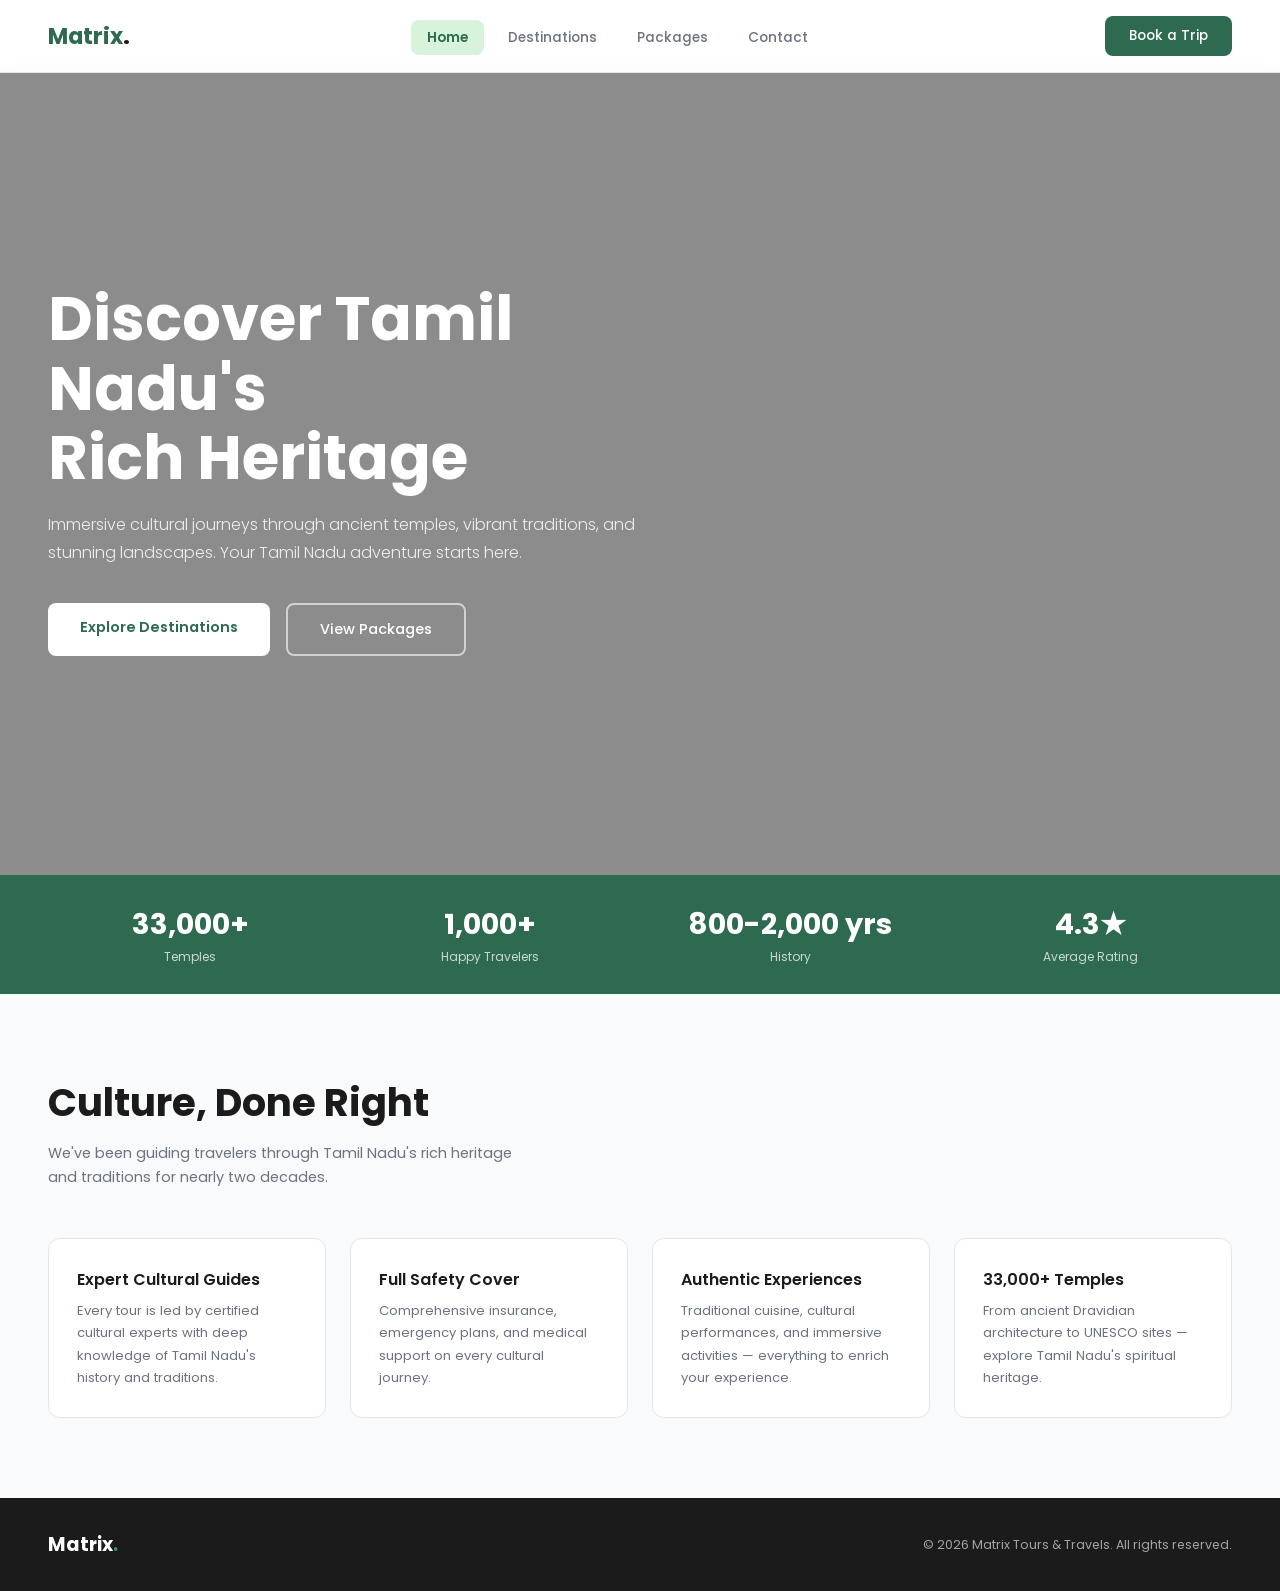
<file: index.html>
<!DOCTYPE html>
<html lang="en">
<head>
<meta charset="UTF-8">
<meta name="viewport" content="width=device-width, initial-scale=1.0">
 <link rel="website icon" href="image\Gemini_Generated_Image_uvy9v0uvy9v0uvy9-removebg-preview.png">
<title>Matrix Tours & Travels</title>
<link rel="stylesheet" href="../index.css">
<link href="https://fonts.googleapis.com/css2?family=Poppins:wght@300;400;500;600;700&display=swap" rel="stylesheet">
</head>
<body>

<nav>
  <a href="index.html" class="logo">Matrix<span>.</span></a>
  <ul class="nav-links" id="navLinks">
    <li><a href="index.html" class="active">Home</a></li>
    <li><a href="destinations.html">Destinations</a></li>
    <li><a href="packages.html">Packages</a></li>
    <li><a href="contact.html">Contact</a></li>
  </ul>
  <div style="display:flex;align-items:center;gap:12px;">
    <a href="contact.html" class="nav-btn">Book a Trip</a>
    <button class="nav-mobile-btn" onclick="document.getElementById('navLinks').classList.toggle('open')">☰</button>
  </div>
</nav>

<!-- Hero Section -->
<div class="hero">
  <div class="hero-content left">
    <h1 class="hero-title">Discover Tamil Nadu's <br>Rich Heritage</h1>
    <p class="hero-desc">Immersive cultural journeys through ancient temples, vibrant traditions, and stunning landscapes. Your Tamil Nadu adventure starts here.</p>
    <div class="hero-actions">
      <a href="destinations.html" class="btn-white">Explore Destinations</a>
      <a href="packages.html" class="btn-outline-white">View Packages</a>
    </div>
  </div>
</div>

<!-- STATUS -->
<div class="stats-bar">
  <div>
    <div class="stat-num">33,000+</div>
  <div class="stat-label">Temples</div>
</div>
  <div>
    <div class="stat-num">1,000+</div>
  <div class="stat-label">Happy Travelers</div>
</div>
  <div>
    <div class="stat-num">800-2,000 yrs</div>
    <div class="stat-label">History</div>
  </div>
  <div>
    <div class="stat-num">4.3★</div>
    <div class="stat-label">Average Rating</div>
  </div>
</div>

<!-- WHY US -->
<div class="why-section">
  <h2 class="section-title">Culture, Done Right</h2>
  <p class="section-sub">We've been guiding travelers through Tamil Nadu's rich heritage and traditions for nearly two decades.</p>
  <div class="why-grid">
    <div class="why-card">
      
      <div class="why-title">Expert Cultural Guides</div>
      <div class="why-desc">Every tour is led by certified cultural experts with deep knowledge of Tamil Nadu's history and traditions.</div>
    </div>
    <div class="why-card">
     
      <div class="why-title">Full Safety Cover</div>
      <div class="why-desc">Comprehensive insurance, emergency plans, and medical support on every cultural journey.</div>
    </div>
    <div class="why-card">
      
      <div class="why-title">Authentic Experiences</div>
      <div class="why-desc">Traditional cuisine, cultural performances, and immersive activities — everything to enrich your experience.</div>
    </div>
    <div class="why-card">
     
      <div class="why-title">33,000+ Temples</div>
      <div class="why-desc">From ancient Dravidian architecture to UNESCO sites — explore Tamil Nadu's spiritual heritage.</div>
    </div>
  </div>
</div>

<footer>
  <div class="footer-logo">Matrix<span>.</span></div>
  <p class="footer-copy">© 2026 Matrix Tours & Travels. All rights reserved.</p>

</footer>

</body>
</html>
</file>
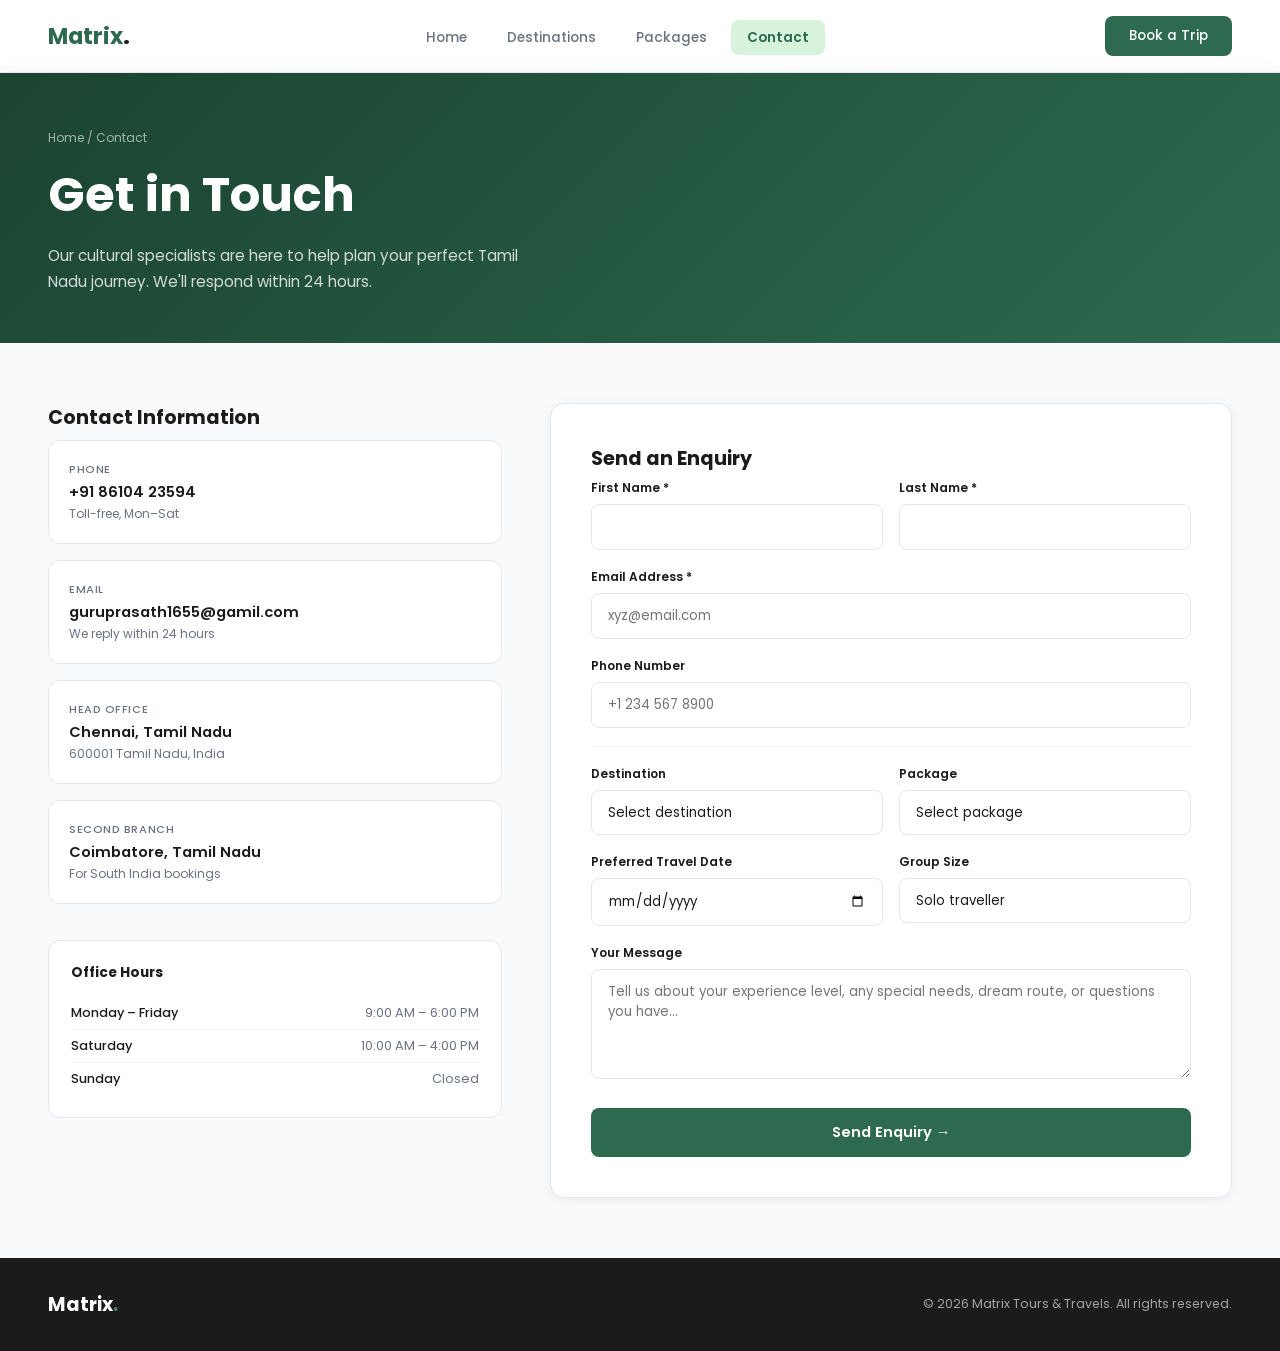
<file: contact.html>
<!DOCTYPE html>
<html lang="en">
<head>
<meta charset="UTF-8">
<meta name="viewport" content="width=device-width, initial-scale=1.0">
 <link rel="website icon" href="image\Gemini_Generated_Image_uvy9v0uvy9v0uvy9-removebg-preview.png">
<title>Matrix Tours & Travels</title>
<link href="https://fonts.googleapis.com/css2?family=Poppins:wght@300;400;500;600;700&display=swap" rel="stylesheet">
<link rel="stylesheet" href="../contact.css">
</head>
<body>

<nav>
  <a href="index.html" class="logo">Matrix<span>.</span></a>
  <ul class="nav-links" id="navLinks">
    <li><a href="index.html">Home</a></li>
    <li><a href="destinations.html">Destinations</a></li>
    <li><a href="packages.html">Packages</a></li>
    <li><a href="contact.html" class="active">Contact</a></li>
  </ul>
  <div style="display:flex;align-items:center;gap:12px;">
    <a href="contact.html" class="nav-btn">Book a Trip</a>
    <button class="nav-mobile-btn" onclick="document.getElementById('navLinks').classList.toggle('open')">☰</button>
  </div>
</nav>

<div class="page-header">
  <div class="breadcrumb"><a href="index.html">Home</a> / Contact</div>
  <h1 class="page-title">Get in Touch</h1>
  <p class="page-sub">Our cultural specialists are here to help plan your perfect Tamil Nadu journey. We'll respond within 24 hours.</p>
</div>

<div class="contact-section">
  <div class="contact-grid">

    <!-- INFO SIDE -->
    <div>
      <div class="info-title">Contact Information</div>

      <div class="info-cards">
        <div class="info-card">
          
          <div>
            <div class="info-label">Phone</div>
            <div class="info-value">+91 86104 23594</div>
            <div class="info-sub">Toll-free, Mon–Sat</div>
          </div>
        </div>
        <div class="info-card">
          
          <div>
            <div class="info-label">Email</div>
            <div class="info-value">guruprasath1655@gamil.com</div>
            <div class="info-sub">We reply within 24 hours</div>
          </div>
        </div>
        <div class="info-card">
          
          <div>
            <div class="info-label">Head Office</div>
            <div class="info-value">Chennai, Tamil Nadu</div>
            <div class="info-sub">600001 Tamil Nadu, India</div>
          </div>
        </div>
        <div class="info-card">
          
          <div>
            <div class="info-label">Second Branch</div>
            <div class="info-value">Coimbatore, Tamil Nadu</div>
            <div class="info-sub">For South India bookings</div>
          </div>
        </div>
      </div>

      <div class="hours-box">
        <div class="hours-title">Office Hours</div>
        <div class="hours-row"><span>Monday – Friday</span><span>9:00 AM – 6:00 PM </span></div>
        <div class="hours-row"><span>Saturday</span><span>10:00 AM – 4:00 PM </span></div>
        <div class="hours-row"><span>Sunday</span><span>Closed</span></div>
      </div>
    </div>

    <!-- FORM SIDE -->
    <div class="form-card">
      <div class="form-title">Send an Enquiry</div>

      <div class="form-row">
        <div class="form-group">
          <label class="form-label">First Name *</label>
          <input type="text" class="form-control" id="firstName">
        </div>
        <div class="form-group">
          <label class="form-label">Last Name *</label>
          <input type="text" class="form-control" id="lastName">
        </div>
      </div>

      <div class="form-group">
        <label class="form-label">Email Address *</label>
        <input type="email" class="form-control" id="email" placeholder="xyz@email.com">
      </div>

      <div class="form-group">
        <label class="form-label">Phone Number</label>
        <input type="tel" class="form-control" placeholder="+1 234 567 8900">
      </div>

      <hr class="form-divider">

      <div class="form-row">
        <div class="form-group">
          <label class="form-label">Destination</label>
          <select class="form-control">
            <option value="">Select destination</option>
            <option>Chennai - Tamil Nadu</option>
            <option>Madurai - Tamil Nadu</option>
            <option>Kanyakumari - Tamil Nadu</option>
            <option>Ooty - Tamil Nadu</option>
            <option>Kodaikanal - Tamil Nadu</option>
            <option>Mahabalipuram - Tamil Nadu</option>
            <option>Thanjavur - Tamil Nadu</option>
            <option>Rameshwaram - Tamil Nadu</option>
            <option>Not sure yet</option>
          </select>
        </div>
        <div class="form-group">
          <label class="form-label">Package</label>
          <select class="form-control">
            <option value="">Select package</option>
            <option>CLG TOUR — 7 Days</option>
            <option>FAMILY TOUR — 14 Days</option>
            <option>PREMIUM PRIVATE TOUR — 21 Days</option>
            <option>Custom / Unsure</option>
          </select>
        </div>
      </div>

      <div class="form-row">
        <div class="form-group">
          <label class="form-label">Preferred Travel Date</label>
          <input type="date" class="form-control">
        </div>
        <div class="form-group">
          <label class="form-label">Group Size</label>
          <select class="form-control">
            <option>Solo traveller</option>
            <option>2 people</option>
            <option>3-5 people</option>
            <option>6-10 people</option>
            <option>10+ people</option>
            <option>Custom / Unsure</option>
          </select>
        </div>
      </div>

      <div class="form-group">
        <label class="form-label">Your Message</label>
        <textarea class="form-control" placeholder="Tell us about your experience level, any special needs, dream route, or questions you have…"></textarea>
      </div>

      <button class="form-submit" id="submitBtn" onclick="handleSubmit()">Send Enquiry →</button>

      <div class="success-msg" id="successMsg">
        <span>✅</span>
        <span>Your enquiry has been sent! We'll be in touch within 24 hours.</span>
      </div>
    </div>

  </div>
</div>


<footer>
  <div class="footer-logo">Matrix<span>.</span></div>
  <p class="footer-copy">© 2026 Matrix Tours & Travels. All rights reserved.</p>
 
</footer>

<script>
  function handleSubmit() {
    const btn = document.getElementById('submitBtn');
    const msg = document.getElementById('successMsg');
    btn.textContent = 'Sending…';
    btn.disabled = true;
    setTimeout(() => {
      btn.style.display = 'none';
      msg.classList.add('show');
    }, 1000);
  }

  function toggleFaq(el) {
    const item = el.parentElement;
    item.classList.toggle('open');
  }

  document.querySelector('.nav-mobile-btn').addEventListener('click', () =>
    document.getElementById('navLinks').classList.toggle('open'));
</script>
</body>
</html>
</file>
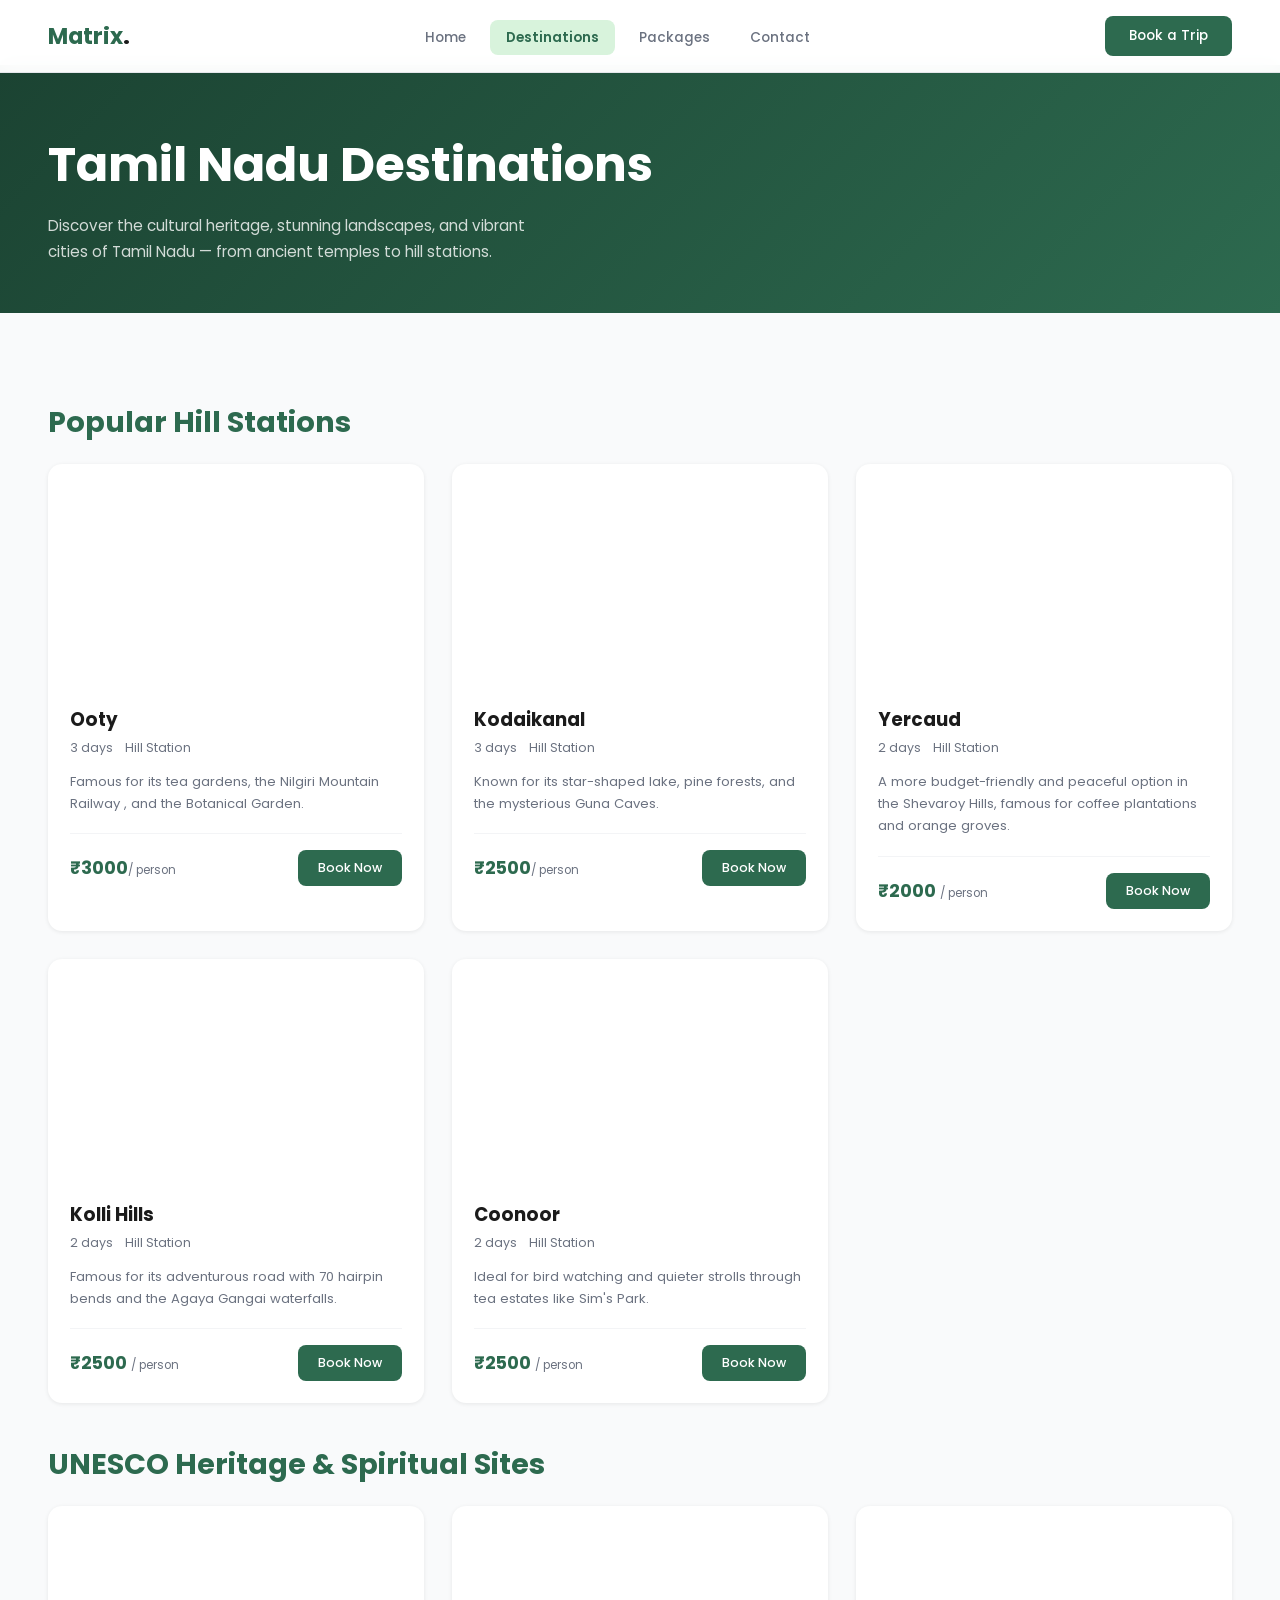
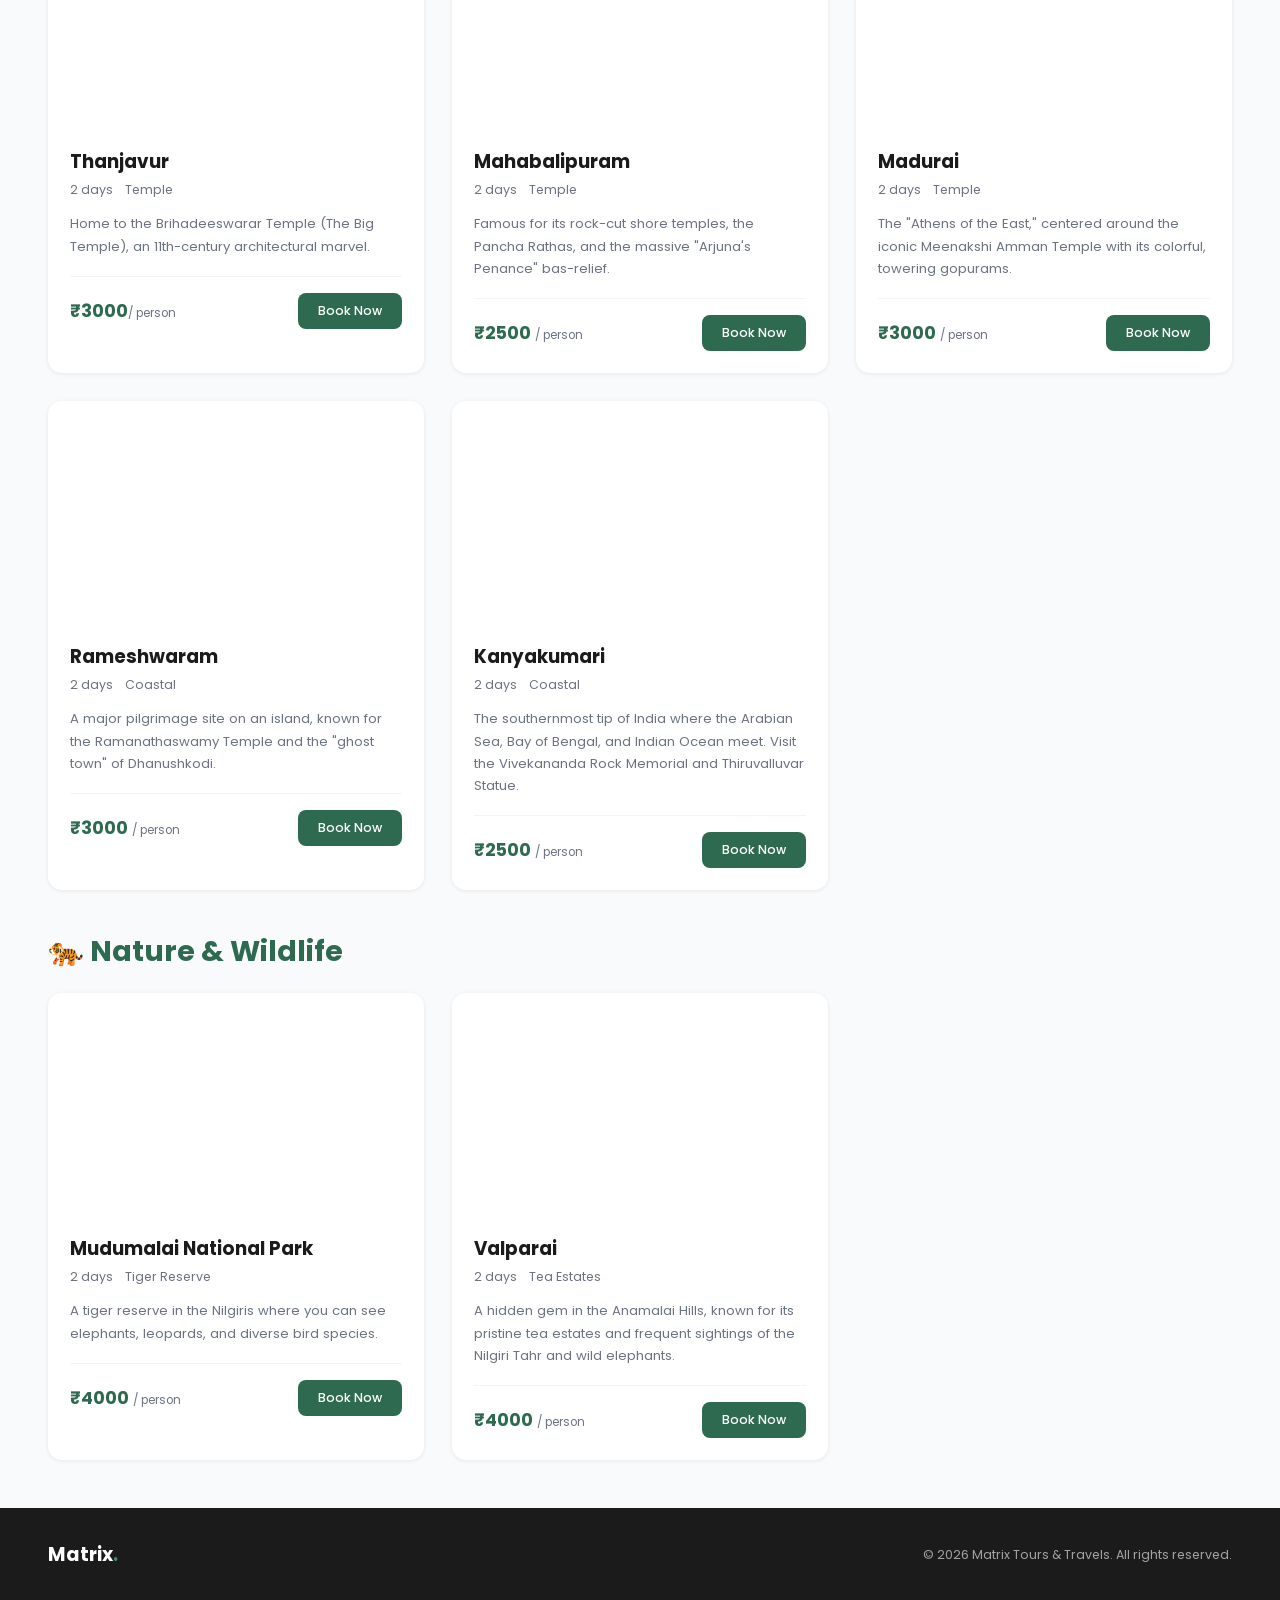
<file: destinations.html>
<!DOCTYPE html>
<html lang="en">
<head>
<meta charset="UTF-8">
<meta name="viewport" content="width=device-width, initial-scale=1.0">
 <link rel="website icon" href="image\Gemini_Generated_Image_uvy9v0uvy9v0uvy9-removebg-preview.png">
<title>Matrix Tours & Travels</title>
<link href="https://fonts.googleapis.com/css2?family=Poppins:wght@300;400;500;600;700&display=swap" rel="stylesheet">
<link rel="stylesheet" href="../destinations.css">
</head>
<body>

<nav>
  <a href="index.html" class="logo">Matrix<span>.</span></a>
  <ul class="nav-links" id="navLinks">
    <li><a href="index.html">Home</a></li>
    <li><a href="destinations.html" class="active">Destinations</a></li>
    <li><a href="packages.html">Packages</a></li>
    <li><a href="contact.html">Contact</a></li>
  </ul>
  <div style="display:flex;align-items:center;gap:12px;">
    <a href="contact.html" class="nav-btn">Book a Trip</a>
    <button class="nav-mobile-btn" onclick="document.getElementById('navLinks').classList.toggle('open')">☰</button>
  </div>
</nav>

<div class="page-header">
  
  <h1 class="page-title"> Tamil Nadu Destinations</h1>
  <p class="page-sub">Discover the cultural heritage, stunning landscapes, and vibrant cities of Tamil Nadu — from ancient temples to hill stations.</p>
</div>

<div class="dest-section">
  <h2>Popular Hill Stations</h2>
  <div class="dest-grid">
    <div class="dest-card">
      <div class="dest-img" style="background-image:url('https://images.unsplash.com/photo-1707655315272-33a54a771068?w=600&auto=format&fit=crop&q=60&ixlib=rb-4.1.0&ixid=M3wxMjA3fDB8MHxzZWFyY2h8M3x8b290eXxlbnwwfHwwfHx8MA%3D%3D')">
      </div>
      <div class="dest-body">
        <div class="dest-name">Ooty</div>
        <div class="dest-meta">
          <span>3 days</span>
          <span>Hill Station</span>
        </div>
        <div class="dest-desc">Famous for its tea gardens, the Nilgiri Mountain Railway , and the Botanical Garden.</div>
        <div class="dest-footer">
          <div class="dest-price">₹3000<span>/ person</span></div>
          <a href="contact.html" class="dest-btn">Book Now</a>
        </div>
      </div>
    </div>

    <div class="dest-card">
      <div class="dest-img" style="background-image:url('https://images.unsplash.com/photo-1665481193520-86e5eaba1af6?q=80&w=1332&auto=format&fit=crop&ixlib=rb-4.1.0&ixid=M3wxMjA3fDB8MHxwaG90by1wYWdlfHx8fGVufDB8fHx8fA%3D%3D')">
      </div>
      <div class="dest-body">
        <div class="dest-name">Kodaikanal</div>
        <div class="dest-meta">
          <span>3 days</span>
          <span>Hill Station</span>
        
        </div>
        <div class="dest-desc">Known for its star-shaped lake, pine forests, and the mysterious Guna Caves.</div>
        <div class="dest-footer">
          <div class="dest-price">₹2500<span>/ person</span></div>
          <a href="contact.html" class="dest-btn">Book Now</a>
        </div>
      </div>
    </div>

    <div class="dest-card">
      <div class="dest-img" style="background-image:url('https://images.unsplash.com/photo-1565195160611-251c9f88dc9c?w=600&auto=format&fit=crop&q=60&ixlib=rb-4.1.0&ixid=M3wxMjA3fDB8MHxzZWFyY2h8Mnx8eWVyY2F1ZHxlbnwwfHwwfHx8MA%3D%3D')">
       
      </div>
      <div class="dest-body">
        <div class="dest-name">Yercaud</div>
        <div class="dest-meta">
          <span>2 days</span>
          <span>Hill Station</span>
        </div>
        <div class="dest-desc">A more budget-friendly and peaceful option in the Shevaroy Hills, famous for coffee plantations and orange groves.</div>
        <div class="dest-footer">
          <div class="dest-price">₹2000 <span>/ person</span></div>
          <a href="contact.html" class="dest-btn">Book Now</a>
        </div>
      </div>
    </div>

    <div class="dest-card">
      <div class="dest-img" style="background-image:url('https://images.unsplash.com/photo-1660919101403-62b336c6e483?q=80&w=735&auto=format&fit=crop&ixlib=rb-4.1.0&ixid=M3wxMjA3fDB8MHxwaG90by1wYWdlfHx8fGVufDB8fHx8fA%3D%3D')">
       
      </div>
      <div class="dest-body">
        <div class="dest-name">Kolli Hills</div>
        <div class="dest-meta">
          <span>2 days</span>
          <span>Hill Station</span>
          
        </div>
        <div class="dest-desc">Famous for its adventurous road with 70 hairpin bends and the Agaya Gangai waterfalls.</div>
        <div class="dest-footer">
          <div class="dest-price">₹2500 <span>/ person</span></div>
          <a href="contact.html" class="dest-btn">Book Now</a>
        </div>
      </div>
    </div>

    <div class="dest-card">
      <div class="dest-img" style="background-image:url('https://images.unsplash.com/photo-1601216811151-b0ffdb3e1ea0?q=80&w=1170&auto=format&fit=crop&ixlib=rb-4.1.0&ixid=M3wxMjA3fDB8MHxwaG90by1wYWdlfHx8fGVufDB8fHx8fA%3D%3D')">
      </div>
      <div class="dest-body">
        <div class="dest-name">Coonoor</div>
        <div class="dest-meta">
          <span>2 days</span>
          <span>Hill Station</span>
        
        </div>
        <div class="dest-desc">Ideal for bird watching and quieter strolls through tea estates like Sim's Park.</div>
        <div class="dest-footer">
          <div class="dest-price">₹2500 <span>/ person</span></div>
          <a href="contact.html" class="dest-btn">Book Now</a>
        </div>
      </div>
    </div>
  </div>

  <h2>UNESCO Heritage & Spiritual Sites</h2>
  <div class="dest-grid">
    <div class="dest-card">
      <div class="dest-img" style="background-image:url('https://images.unsplash.com/photo-1686310894901-d326b8722c13?w=600&auto=format&fit=crop&q=60&ixlib=rb-4.1.0&ixid=M3wxMjA3fDB8MHxzZWFyY2h8Mnx8QnJpaGFkZWVzd2FyYXIlMjBUZW1wbGV8ZW58MHx8MHx8fDA%3D')">
       
      </div>
      <div class="dest-body">
        <div class="dest-name">Thanjavur</div>
        <div class="dest-meta">
          <span>2 days</span>
          <span>Temple</span>
          
        </div>
        <div class="dest-desc">Home to the Brihadeeswarar Temple (The Big Temple), an 11th-century architectural marvel.</div>
        <div class="dest-footer">
          <div class="dest-price">₹3000<span>/ person</span></div>
          <a href="contact.html" class="dest-btn">Book Now</a>
        </div>
      </div>
    </div>

    <div class="dest-card">
      <div class="dest-img" style="background-image:url('https://images.unsplash.com/photo-1710989966745-bf0d6e2e55e1?w=600&auto=format&fit=crop&q=60&ixlib=rb-4.1.0&ixid=M3wxMjA3fDB8MHxzZWFyY2h8NHx8QXJqdW5hJ3MlMjBQZW5hbmNlfGVufDB8fDB8fHww')">
        
      </div>
      <div class="dest-body">
        <div class="dest-name">Mahabalipuram</div>
        <div class="dest-meta">
          <span>2 days</span>
          <span>Temple</span>
        </div>
        <div class="dest-desc">Famous for its rock-cut shore temples, the Pancha Rathas, and the massive "Arjuna's Penance" bas-relief.</div>
        <div class="dest-footer">
          <div class="dest-price">₹2500 <span>/ person</span></div>
          <a href="contact.html" class="dest-btn">Book Now</a>
        </div>
      </div>
    </div>

    <div class="dest-card">
      <div class="dest-img" style="background-image:url('https://images.unsplash.com/photo-1572146462570-2129a547e6dd?w=600&auto=format&fit=crop&q=60&ixlib=rb-4.1.0&ixid=M3wxMjA3fDB8MHxzZWFyY2h8MXx8aWNvbmljJTIwTWVlbmFrc2hpJTIwQW1tYW4lMjBUZW1wbGUlMjBtYWR1cmFpfGVufDB8fDB8fHww')">
       
      </div>
      <div class="dest-body">
        <div class="dest-name">Madurai</div>
        <div class="dest-meta">
          <span>2 days</span>
          <span>Temple</span>
        </div>
        <div class="dest-desc">The "Athens of the East," centered around the iconic Meenakshi Amman Temple with its colorful, towering gopurams.</div>
        <div class="dest-footer">
          <div class="dest-price">₹3000 <span>/ person</span></div>
          <a href="contact.html" class="dest-btn">Book Now</a>
        </div>
      </div>
    </div>

    <div class="dest-card">
      <div class="dest-img" style="background-image:url('https://images.unsplash.com/photo-1706932642959-97cdde19ef0b?w=600&auto=format&fit=crop&q=60&ixlib=rb-4.1.0&ixid=M3wxMjA3fDB8MHxzZWFyY2h8M3x8cmFtZXNod2FyYW18ZW58MHx8MHx8fDA%3D')">
        
      </div>
      <div class="dest-body">
        <div class="dest-name">Rameshwaram</div>
        <div class="dest-meta">
          <span>2 days</span>
          <span>Coastal</span>
          
        </div>
        <div class="dest-desc">A major pilgrimage site on an island, known for the Ramanathaswamy Temple and the "ghost town" of Dhanushkodi.</div>
        <div class="dest-footer">
          <div class="dest-price">₹3000 <span>/ person</span></div>
          <a href="contact.html" class="dest-btn">Book Now</a>
        </div>
      </div>
    </div>

     <div class="dest-card">
      <div class="dest-img" style="background-image:url('https://images.unsplash.com/photo-1573043712293-2eb70e9e36ea?q=80&w=626&auto=format&fit=crop&ixlib=rb-4.1.0&ixid=M3wxMjA3fDB8MHxwaG90by1wYWdlfHx8fGVufDB8fHx8fA%3D%3D')">
        
      </div>
      <div class="dest-body">
        <div class="dest-name">Kanyakumari</div>
        <div class="dest-meta">
          <span>2 days</span>
          <span>Coastal</span>
          
        </div>
        <div class="dest-desc">The southernmost tip of India where the Arabian Sea, Bay of Bengal, and Indian Ocean meet. Visit the Vivekananda Rock Memorial and Thiruvalluvar Statue.</div>
        <div class="dest-footer">
          <div class="dest-price">₹2500 <span>/ person</span></div>
          <a href="contact.html" class="dest-btn">Book Now</a>
        </div>
      </div>
    </div>
  </div>

  

  <h2>🐅 Nature & Wildlife</h2>
  <div class="dest-grid">
    <div class="dest-card">
      <div class="dest-img" style="background-image:url('https://images.unsplash.com/photo-1691045148914-8c5f92de2d99?q=80&w=1071&auto=format&fit=crop&ixlib=rb-4.1.0&ixid=M3wxMjA3fDB8MHxwaG90by1wYWdlfHx8fGVufDB8fHx8fA%3D%3D')">
        
      </div>
      <div class="dest-body">
        <div class="dest-name">Mudumalai National Park</div>
        <div class="dest-meta">
          <span>2 days</span>
          <span>Tiger Reserve</span>
        </div>
        <div class="dest-desc">A tiger reserve in the Nilgiris where you can see elephants, leopards, and diverse bird species.</div>
        <div class="dest-footer">
          <div class="dest-price">₹4000 <span>/ person</span></div>
          <a href="contact.html" class="dest-btn">Book Now</a>
        </div>
      </div>
    </div>

    <div class="dest-card">
      <div class="dest-img" style="background-image:url('https://images.unsplash.com/photo-1722089097975-de21d770988b?q=80&w=735&auto=format&fit=crop&ixlib=rb-4.1.0&ixid=M3wxMjA3fDB8MHxwaG90by1wYWdlfHx8fGVufDB8fHx8fA%3D%3D')">
        
      </div>
      <div class="dest-body">
        <div class="dest-name">Valparai</div>
        <div class="dest-meta">
          <span>2 days</span>
          <span>Tea Estates</span>
        </div>
        <div class="dest-desc">A hidden gem in the Anamalai Hills, known for its pristine tea estates and frequent sightings of the Nilgiri Tahr and wild elephants.</div>
        <div class="dest-footer">
          <div class="dest-price">₹4000 <span>/ person</span></div>
          <a href="contact.html" class="dest-btn">Book Now</a>
        </div>
      </div>
    </div>
  </div>
</div>

<footer>
  <div class="footer-logo">Matrix<span>.</span></div>
  <p class="footer-copy">© 2026 Matrix Tours & Travels. All rights reserved.</p>

</footer>

</body>
</html>
</file>
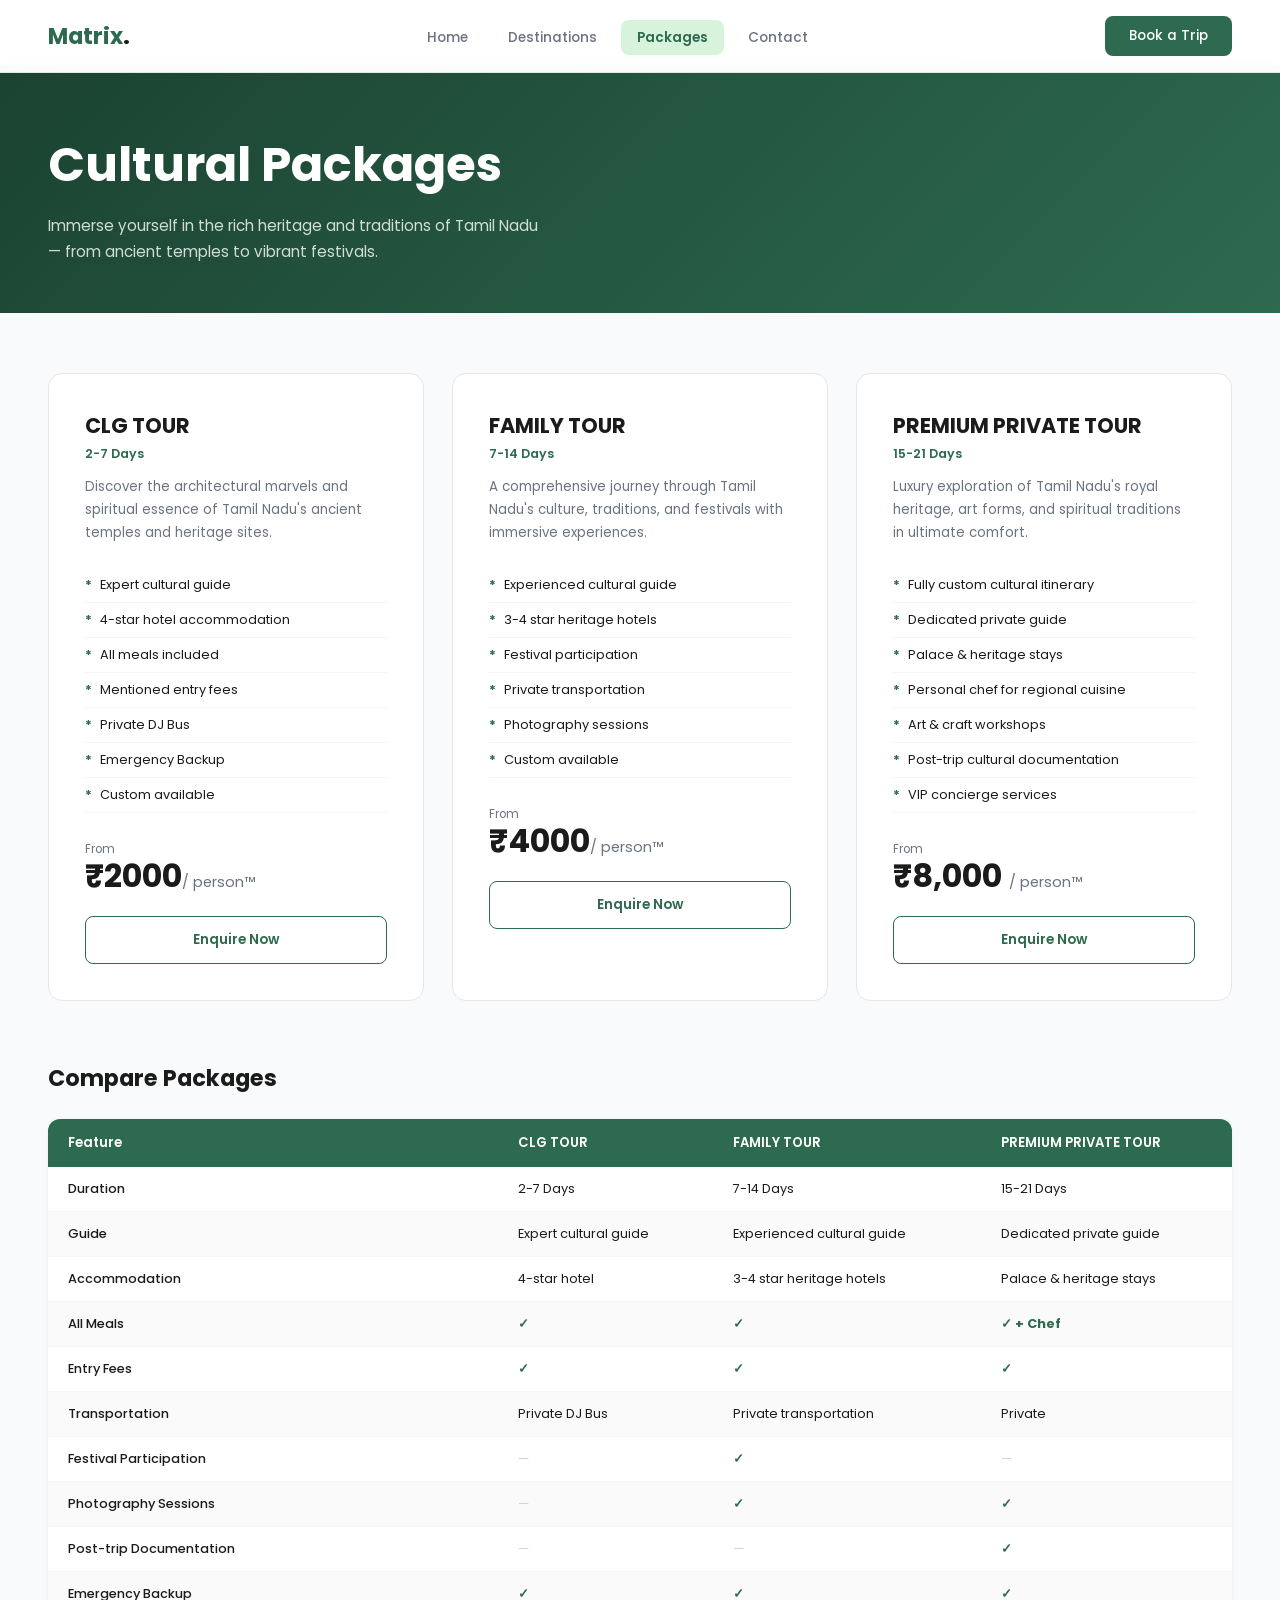
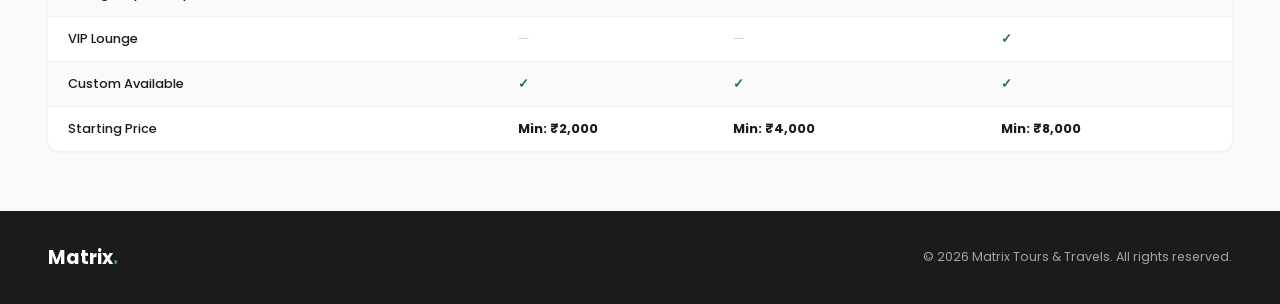
<file: packages.html>
<!DOCTYPE html>
<html lang="en">
<head>
<meta charset="UTF-8">
<meta name="viewport" content="width=device-width, initial-scale=1.0">
 <link rel="website icon" href="image\Gemini_Generated_Image_uvy9v0uvy9v0uvy9-removebg-preview.png">
<title>Matrix Tours & Travels</title>
<link href="https://fonts.googleapis.com/css2?family=Poppins:wght@300;400;500;600;700&display=swap" rel="stylesheet">
<link rel="stylesheet" href="packages.css">
  

</head>
<body>

<nav>
  <a href="index.html" class="logo">Matrix<span>.</span></a>
  <ul class="nav-links" id="navLinks">
    <li><a href="index.html">Home</a></li>
    <li><a href="destinations.html">Destinations</a></li>
    <li><a href="packages.html" class="active">Packages</a></li>
    <li><a href="contact.html">Contact</a></li>
  </ul>
  <div style="display:flex;align-items:center;gap:12px;">
    <a href="contact.html" class="nav-btn">Book a Trip</a>
    <button class="nav-mobile-btn">☰</button>
  </div>
</nav>

<div class="page-header">
  <h1 class="page-title">Cultural Packages</h1>
  <p class="page-sub">Immerse yourself in the rich heritage and traditions of Tamil Nadu — from ancient temples to vibrant festivals.</p>
</div>

<div class="pkg-section">
  <div class="pkg-grid">

    <div class="pkg-card">
    
      <div class="pkg-name">CLG TOUR</div>
      <div class="pkg-duration">2-7 Days</div>
      <div class="pkg-desc">Discover the architectural marvels and spiritual essence of Tamil Nadu's ancient temples and heritage sites.</div>
      <ul class="pkg-features">
        <li>Expert cultural guide</li>
        <li>4-star hotel accommodation</li>
        <li>All meals included</li>
        <li>Mentioned entry fees</li>
        <li>Private DJ Bus</li>
        <li>Emergency Backup</li>
        <li>Custom available </li>
      </ul>
      <div class="pkg-price-from">From</div>
      <div class="pkg-price">₹2000<span>/ person™</span></div>
      <a href="contact.html" class="pkg-cta pkg-cta-outline">Enquire Now</a>
    </div>

    <div class="pkg-card">
      
      <div class="pkg-name">FAMILY TOUR</div>
      <div class="pkg-duration">7-14 Days</div>
      <div class="pkg-desc">A comprehensive journey through Tamil Nadu's culture, traditions, and festivals with immersive experiences.</div>
      <ul class="pkg-features">
        <li>Experienced cultural guide</li>
        <li>3-4 star heritage hotels</li>
        <li>Festival participation</li>
        <li>Private transportation</li>
        <li>Photography sessions</li>
        <li>Custom available </li>
        
      </ul>
      <div class="pkg-price-from">From</div>
      <div class="pkg-price">₹4000<span>/ person™</span></div>
      <a href="contact.html" class="pkg-cta pkg-cta-outline">Enquire Now</a>
    </div>

    <div class="pkg-card">
  
      <div class="pkg-name">PREMIUM PRIVATE TOUR</div>
      <div class="pkg-duration">15-21 Days</div>
      <div class="pkg-desc">Luxury exploration of Tamil Nadu's royal heritage, art forms, and spiritual traditions in ultimate comfort.</div>
      <ul class="pkg-features">
        <li>Fully custom cultural itinerary</li>
        <li>Dedicated private guide</li>
        <li>Palace & heritage stays</li>
        <li>Personal chef for regional cuisine</li>
        <li>Art & craft workshops</li>
        <li>Post-trip cultural documentation</li>
        <li>VIP concierge services</li>
      </ul>
      <div class="pkg-price-from">From</div>
      <div class="pkg-price">₹8,000 <span>/ person™</span></div>
      <a href="contact.html" class="pkg-cta pkg-cta-outline">Enquire Now</a>
    </div>

  </div>

  <!-- Compare table -->
  <div class="compare-section" style="padding:0 0 0 0;">
    <div class="compare-title">Compare Packages</div>
    <table class="compare-table">
      <thead>
        <tr>
          <th>Feature</th>
          <th>CLG TOUR</th>
          <th>FAMILY TOUR</th>
          <th>PREMIUM PRIVATE TOUR</th>
        </tr>
      </thead>
      <tbody>
        <tr><td class="feat-col">Duration</td><td>2-7 Days</td><td>7-14 Days</td><td>15-21 Days</td></tr>
        <tr><td class="feat-col">Guide</td><td>Expert cultural guide</td><td>Experienced cultural guide</td><td>Dedicated private guide</td></tr>
        <tr><td class="feat-col">Accommodation</td><td>4-star hotel</td><td>3-4 star heritage hotels</td><td>Palace & heritage stays</td></tr>
        <tr><td class="feat-col">All Meals</td><td class="check">✓</td><td class="check">✓</td><td class="check">✓ + Chef</td></tr>
        <tr><td class="feat-col">Entry Fees</td><td class="check">✓</td><td class="check">✓</td><td class="check">✓</td></tr>
        <tr><td class="feat-col">Transportation</td><td>Private DJ Bus</td><td>Private transportation</td><td>Private</td></tr>
        <tr><td class="feat-col">Festival Participation</td><td class="cross">—</td><td class="check">✓</td><td class="cross">—</td></tr>
        <tr><td class="feat-col">Photography Sessions</td><td class="cross">—</td><td class="check">✓</td><td class="check">✓</td></tr>
        <tr><td class="feat-col">Post-trip Documentation</td><td class="cross">—</td><td class="cross">—</td><td class="check">✓</td></tr>
        <tr><td class="feat-col">Emergency Backup</td><td class="check">✓</td><td class="check">✓</td><td class="check">✓</td></tr>
        <tr><td class="feat-col">VIP Lounge</td><td class="cross">—</td><td class="cross">—</td><td class="check">✓</td></tr>
        <tr><td class="feat-col">Custom Available</td><td class="check">✓</td><td class="check">✓</td><td class="check">✓</td></tr>
        <tr><td class="feat-col">Starting Price</td><td><strong>Min: ₹2,000</strong></td><td><strong>Min: ₹4,000</strong></td><td><strong>Min: ₹8,000</strong></td></tr>
      </tbody>
    </table>
  </div>
</div>

<footer>
  <div class="footer-logo">Matrix<span>.</span></div>
  <p class="footer-copy">© 2026 Matrix Tours & Travels. All rights reserved.</p>
</footer>

<script>
  document.getElementById && document.querySelector('.nav-mobile-btn') &&
  document.querySelector('.nav-mobile-btn').addEventListener('click', () =>
    document.getElementById('navLinks').classList.toggle('open'));
</script>
</body>
</html>
</file>
<file: index.css>
* { margin: 0; padding: 0; box-sizing: border-box; }
:root {
    --green: #2D6A4F;
    --green-light: #40916C;
    --green-pale: #D8F3DC;
    --dark: #1B1B1B;
    --gray: #6B7280;
    --light: #F9FAFB;
    --white: #FFFFFF;
  }
  html { scroll-behavior: smooth; }
  body { font-family: 'Poppins', sans-serif; color: var(--dark); background: var(--white); }

  /* nav bar */
  nav {
    position: fixed; top: 0; left: 0; right: 0; z-index: 100;
    background: rgba(255,255,255,0.97); backdrop-filter: blur(10px);
    border-bottom: 1px solid #E5E7EB;
    padding: 16px 48px;
    display: flex; align-items: center; justify-content: space-between;
  }
  .logo { font-size: 1.4rem; font-weight: 700; color: var(--green); text-decoration: none; }
  .logo span { color: var(--dark); }
  .nav-links { display: flex; gap: 8px; list-style: none; }
  .nav-links a {
    font-size: 0.85rem; font-weight: 500; color: var(--gray);
    text-decoration: none; padding: 8px 16px; border-radius: 8px;
    transition: all 0.2s;
  }
  .nav-links a:hover { color: var(--green); background: var(--green-pale); }
  .nav-links a.active { color: var(--green); background: var(--green-pale); font-weight: 600; }
  .nav-btn {
    background: var(--green); color: white; padding: 10px 24px;
    border-radius: 8px; font-size: 0.85rem; font-weight: 500;
    text-decoration: none; transition: background 0.2s;
  }
  .nav-btn:hover { background: var(--green-light); }
  .nav-mobile-btn { display: none; background: none; border: none; cursor: pointer; font-size: 1.4rem; }

  /* HERO */
  .hero {
    margin-top: 65px; min-height: 90vh;
    background: linear-gradient(rgba(0,0,0,0.45), rgba(0,0,0,0.45)),
      url('https://plus.unsplash.com/premium_photo-1697729536647-4e23a32dd324?q=80&w=1170&auto=format&fit=crop&ixlib=rb-4.1.0&ixid=M3wxMjA3fDB8MHxwaG90by1wYWdlfHx8fGVufDB8fHx8fA%3D%3D') center/cover;
    display: flex; align-items: center; padding: 80px 48px;
  }
  .hero-content { max-width: 600px; color: white; }
  .hero-badge {
    display: inline-block; background: rgba(255,255,255,0.15);
    border: 1px solid rgba(255,255,255,0.3); color: white;
    font-size: 0.75rem; font-weight: 500; padding: 6px 16px;
    border-radius: 100px; margin-bottom: 24px;
  }
  .hero-title { font-size: clamp(2.2rem, 5vw, 3.8rem); font-weight: 700; line-height: 1.15; margin-bottom: 18px; }
  .hero-title span { color: #86EFAC; }
  .hero-desc { font-size: 1rem; font-weight: 300; line-height: 1.75; color: rgba(255,255,255,0.85); margin-bottom: 36px; }
  .hero-actions { display: flex; gap: 16px; flex-wrap: wrap; }
  .btn-white { background: white; color: var(--green); padding: 14px 32px; border-radius: 8px; font-size: 0.9rem; font-weight: 600; text-decoration: none; transition: all 0.2s; }
  .btn-white:hover { background: var(--green-pale); }
  .btn-outline-white { border: 2px solid rgba(255,255,255,0.6); color: white; padding: 14px 32px; border-radius: 8px; font-size: 0.9rem; font-weight: 500; text-decoration: none; transition: all 0.2s; }
  .btn-outline-white:hover { background: rgba(255,255,255,0.1); border-color: white; }

  /* STATS */
  .stats-bar { background: var(--green); padding: 28px 48px; display: grid; grid-template-columns: repeat(4,1fr); text-align: center; gap: 16px; }
  .stat-num { font-size: 1.8rem; font-weight: 700; color: white; }
  .stat-label { font-size: 0.75rem; color: rgba(255,255,255,0.75); margin-top: 2px; }

  /* WHY US */
  .why-section { padding: 80px 48px; background: var(--light); }
  .section-tag { display: inline-block; background: var(--green-pale); color: var(--green); font-size: 0.72rem; font-weight: 600; padding: 4px 14px; border-radius: 100px; margin-bottom: 12px; text-transform: uppercase; }
  .section-title { font-size: clamp(1.6rem, 3vw, 2.4rem); font-weight: 700; color: var(--dark); margin-bottom: 10px; }
  .section-sub { font-size: 0.9rem; color: var(--gray); line-height: 1.7; max-width: 480px; margin-bottom: 48px; }
  .why-grid { display: grid; grid-template-columns: repeat(auto-fill, minmax(220px, 1fr)); gap: 24px; }
  .why-card { background: white; border-radius: 12px; padding: 28px; border: 1px solid #E5E7EB; }
  .why-icon { font-size: 2rem; margin-bottom: 14px; }
  .why-title { font-size: 1rem; font-weight: 600; margin-bottom: 8px; }
  .why-desc { font-size: 0.82rem; color: var(--gray); line-height: 1.7; }

  /* FOOTER */
  footer { background: var(--dark); color: rgba(255,255,255,0.6); padding: 32px 48px; display: flex; justify-content: space-between; align-items: center; flex-wrap: wrap; gap: 16px; }
  .footer-logo { font-size: 1.2rem; font-weight: 700; color: white; }
  .footer-logo span { color: #40916C; }
  .footer-copy { font-size: 0.78rem; }
  .footer-links { display: flex; gap: 24px; list-style: none; }
  .footer-links a { font-size: 0.78rem; color: rgba(255,255,255,0.5); text-decoration: none; transition: color 0.2s; }
  .footer-links a:hover { color: white; }

  @media (max-width: 900px) {
    nav { padding: 14px 24px; }
    .nav-links { display: none; }
    .nav-links.open { display: flex; flex-direction: column; position: absolute; top: 65px; left: 0; right: 0; background: white; padding: 16px 24px; border-bottom: 1px solid #E5E7EB; gap: 4px; }
    .nav-mobile-btn { display: block; }
    .why-section, footer { padding: 60px 24px; }
    .hero { padding: 60px 24px; }
    .stats-bar { grid-template-columns: repeat(2,1fr); padding: 24px; }
    footer { padding: 24px; flex-direction: column; text-align: center; }
  }
  @media (max-width: 560px) { .hero-actions { flex-direction: column; } }
</file>
<file: contact.css>
* { margin: 0; padding: 0; box-sizing: border-box; }
  :root {
    --green: #2D6A4F; --green-light: #40916C; --green-pale: #D8F3DC;
    --dark: #1B1B1B; --gray: #6B7280; --light: #F9FAFB; --white: #FFFFFF;
  }
  html { scroll-behavior: smooth; }
  body { font-family: 'Poppins', sans-serif; color: var(--dark); background: var(--white); }

  nav {
    position: fixed; top: 0; left: 0; right: 0; z-index: 100;
    background: rgba(255,255,255,0.97); backdrop-filter: blur(10px);
    border-bottom: 1px solid #E5E7EB; padding: 16px 48px;
    display: flex; align-items: center; justify-content: space-between;
  }
  .logo { font-size: 1.4rem; font-weight: 700; color: var(--green); text-decoration: none; }
  .logo span { color: var(--dark); }
  .nav-links { display: flex; gap: 8px; list-style: none; }
  .nav-links a { font-size: 0.85rem; font-weight: 500; color: var(--gray); text-decoration: none; padding: 8px 16px; border-radius: 8px; transition: all 0.2s; }
  .nav-links a:hover { color: var(--green); background: var(--green-pale); }
  .nav-links a.active { color: var(--green); background: var(--green-pale); font-weight: 600; }
  .nav-btn { background: var(--green); color: white; padding: 10px 24px; border-radius: 8px; font-size: 0.85rem; font-weight: 500; text-decoration: none; transition: background 0.2s; }
  .nav-btn:hover { background: var(--green-light); }
  .nav-mobile-btn { display: none; background: none; border: none; cursor: pointer; font-size: 1.4rem; }

  /* PAGE HEADER */
  .page-header {
    margin-top: 65px; padding: 64px 48px 48px;
    background: linear-gradient(135deg, #1B4332 0%, #2D6A4F 100%); color: white;
  }
  .breadcrumb { font-size: 0.75rem; color: rgba(255,255,255,0.6); margin-bottom: 12px; }
  .breadcrumb a { color: rgba(255,255,255,0.6); text-decoration: none; }
  .breadcrumb a:hover { color: white; }
  .page-title { font-size: clamp(2rem, 4vw, 3rem); font-weight: 700; margin-bottom: 12px; }
  .page-sub { font-size: 0.95rem; color: rgba(255,255,255,0.8); max-width: 500px; line-height: 1.7; }

  /* CONTACT SECTION */
  .contact-section { padding: 60px 48px; background: var(--light); }
  .contact-grid { display: grid; grid-template-columns: 1fr 1.5fr; gap: 48px; align-items: start; }

  /* INFO */
  .info-title { font-size: 1.2rem; font-weight: 700; margin-bottom: 8px; }
  .info-intro { font-size: 0.85rem; color: var(--gray); line-height: 1.8; margin-bottom: 32px; }
  .info-cards { display: flex; flex-direction: column; gap: 16px; margin-bottom: 36px; }
  .info-card { background: white; border: 1px solid #E5E7EB; border-radius: 12px; padding: 20px; display: flex; gap: 16px; align-items: flex-start; }
  .info-icon { width: 44px; height: 44px; border-radius: 10px; background: var(--green-pale); display: flex; align-items: center; justify-content: center; font-size: 1.2rem; flex-shrink: 0; }
  .info-label { font-size: 0.7rem; color: var(--gray); font-weight: 500; margin-bottom: 4px; text-transform: uppercase; letter-spacing: 0.05em; }
  .info-value { font-size: 0.92rem; font-weight: 600; color: var(--dark); }
  .info-sub { font-size: 0.75rem; color: var(--gray); margin-top: 2px; }

  /* HOURS */
  .hours-box { background: white; border: 1px solid #E5E7EB; border-radius: 12px; padding: 22px; }
  .hours-title { font-size: 0.85rem; font-weight: 700; margin-bottom: 14px; display: flex; align-items: center; gap: 8px; }
  .hours-row { display: flex; justify-content: space-between; font-size: 0.8rem; padding: 7px 0; border-bottom: 1px solid #F3F4F6; color: var(--gray); }
  .hours-row:last-child { border-bottom: none; }
  .hours-row span:first-child { color: var(--dark); font-weight: 500; }

  /* FORM */
  .form-card { background: white; border-radius: 14px; padding: 40px; border: 1px solid #E5E7EB; box-shadow: 0 2px 12px rgba(0,0,0,0.06); }
  .form-title { font-size: 1.2rem; font-weight: 700; margin-bottom: 6px; }
  .form-subtitle { font-size: 0.82rem; color: var(--gray); margin-bottom: 28px; }
  .form-row { display: grid; grid-template-columns: 1fr 1fr; gap: 16px; }
  .form-group { margin-bottom: 18px; }
  .form-label { display: block; font-size: 0.75rem; font-weight: 600; color: var(--dark); margin-bottom: 7px; }
  .form-control { width: 100%; padding: 12px 16px; border: 1.5px solid #E5E7EB; border-radius: 8px; font-family: 'Poppins', sans-serif; font-size: 0.83rem; color: var(--dark); outline: none; transition: border-color 0.2s, box-shadow 0.2s; background: white; appearance: none; }
  .form-control:focus { border-color: var(--green); box-shadow: 0 0 0 3px rgba(45,106,79,0.08); }
  textarea.form-control { resize: vertical; min-height: 110px; }
  select.form-control { cursor: pointer; }

  .form-divider { border: none; border-top: 1px solid #F3F4F6; margin: 8px 0 18px; }

  .form-submit { width: 100%; padding: 14px; background: var(--green); color: white; border: none; border-radius: 8px; font-family: 'Poppins', sans-serif; font-size: 0.92rem; font-weight: 600; cursor: pointer; transition: background 0.2s; margin-top: 4px; }
  .form-submit:hover { background: var(--green-light); }

  /* SUCCESS */
  .success-msg { display: none; background: #D1FAE5; border: 1px solid #6EE7B7; border-radius: 10px; padding: 20px 24px; margin-top: 16px; }
  .success-msg.show { display: flex; align-items: center; gap: 12px; }
  .success-msg span { font-size: 0.88rem; color: #065F46; font-weight: 500; }

  /* FAQ */
  .faq-section { padding: 60px 48px; background: white; }
  .faq-title { font-size: 1.4rem; font-weight: 700; margin-bottom: 28px; }
  .faq-item { border: 1px solid #E5E7EB; border-radius: 10px; margin-bottom: 12px; overflow: hidden; }
  .faq-q { padding: 18px 22px; font-size: 0.88rem; font-weight: 600; cursor: pointer; display: flex; justify-content: space-between; align-items: center; user-select: none; }
  .faq-q:hover { background: var(--light); }
  .faq-icon { font-size: 1.1rem; transition: transform 0.2s; color: var(--green); }
  .faq-item.open .faq-icon { transform: rotate(45deg); }
  .faq-a { display: none; padding: 0 22px 18px; font-size: 0.83rem; color: var(--gray); line-height: 1.75; }
  .faq-item.open .faq-a { display: block; }

  /* FOOTER */
  footer { background: var(--dark); color: rgba(255,255,255,0.6); padding: 32px 48px; display: flex; justify-content: space-between; align-items: center; flex-wrap: wrap; gap: 16px; }
  .footer-logo { font-size: 1.2rem; font-weight: 700; color: white; }
  .footer-logo span { color: #40916C; }
  .footer-copy { font-size: 0.78rem; }
  .footer-links { display: flex; gap: 24px; list-style: none; }
  .footer-links a { font-size: 0.78rem; color: rgba(255,255,255,0.5); text-decoration: none; transition: color 0.2s; }
  .footer-links a:hover { color: white; }

  @media (max-width: 900px) {
    nav { padding: 14px 24px; }
    .nav-links { display: none; }
    .nav-links.open { display: flex; flex-direction: column; position: absolute; top: 65px; left: 0; right: 0; background: white; padding: 16px 24px; border-bottom: 1px solid #E5E7EB; gap: 4px; }
    .nav-mobile-btn { display: block; }
    .page-header, .contact-section, .faq-section { padding-left: 24px; padding-right: 24px; }
    .contact-grid { grid-template-columns: 1fr; }
    footer { padding: 24px; flex-direction: column; text-align: center; }
  }
  @media (max-width: 560px) { .form-row { grid-template-columns: 1fr; } }
</file>
<file: destinations.css>
* { margin: 0; padding: 0; box-sizing: border-box; }
  :root {
    --green: #2D6A4F; --green-light: #40916C; --green-pale: #D8F3DC;
    --dark: #1B1B1B; --gray: #6B7280; --light: #F9FAFB; --white: #FFFFFF;
  }
  html { scroll-behavior: smooth; }
  body { font-family: 'Poppins', sans-serif; color: var(--dark); background: var(--white); }

  nav {
    position: fixed; top: 0; left: 0; right: 0; z-index: 100;
    background: rgba(255,255,255,0.97); backdrop-filter: blur(10px);
    border-bottom: 1px solid #E5E7EB; padding: 16px 48px;
    display: flex; align-items: center; justify-content: space-between;
  }
  .logo { font-size: 1.4rem; font-weight: 700; color: var(--green); text-decoration: none; }
  .logo span { color: var(--dark); }
  .nav-links { display: flex; gap: 8px; list-style: none; }
  .nav-links a { font-size: 0.85rem; font-weight: 500; color: var(--gray); text-decoration: none; padding: 8px 16px; border-radius: 8px; transition: all 0.2s; }
  .nav-links a:hover { color: var(--green); background: var(--green-pale); }
  .nav-links a.active { color: var(--green); background: var(--green-pale); font-weight: 600; }
  .nav-btn { background: var(--green); color: white; padding: 10px 24px; border-radius: 8px; font-size: 0.85rem; font-weight: 500; text-decoration: none; transition: background 0.2s; }
  .nav-btn:hover { background: var(--green-light); }
  .nav-mobile-btn { display: none; background: none; border: none; cursor: pointer; font-size: 1.4rem; }

  /* PAGE HEADER */
  .page-header {
    margin-top: 65px; padding: 64px 48px 48px;
    background: linear-gradient(135deg, #1B4332 0%, #2D6A4F 100%);
    color: white;
  }
  .breadcrumb { font-size: 0.75rem; color: rgba(255,255,255,0.6); margin-bottom: 12px; }
  .breadcrumb a { color: rgba(255,255,255,0.6); text-decoration: none; }
  .breadcrumb a:hover { color: white; }
  .page-title { font-size: clamp(2rem, 4vw, 3rem); font-weight: 700; margin-bottom: 12px; }
  .page-sub { font-size: 0.95rem; color: rgba(255,255,255,0.8); max-width: 500px; line-height: 1.7; }

  /* FILTER BAR */
  .filter-bar { padding: 20px 48px; border-bottom: 1px solid #E5E7EB; display: flex; gap: 10px; flex-wrap: wrap; align-items: center; background: white; }
  .filter-label { font-size: 0.78rem; font-weight: 600; color: var(--gray); margin-right: 4px; }
  .filter-btn { font-size: 0.78rem; font-weight: 500; padding: 7px 16px; border-radius: 100px; border: 1px solid #D1D5DB; background: white; color: var(--gray); cursor: pointer; transition: all 0.2s; }
  .filter-btn:hover, .filter-btn.active { background: var(--green); color: white; border-color: var(--green); }

  /* DESTINATIONS GRID */
  .dest-section { padding: 48px; background: var(--light); min-height: 60vh; }
  .dest-section h2 { font-size: 1.8rem; font-weight: 700; margin: 40px 0 20px; color: var(--green); }
  .dest-grid { display: grid; grid-template-columns: repeat(auto-fill, minmax(300px, 1fr)); gap: 28px; }
  .dest-card { border-radius: 14px; overflow: hidden; background: white; box-shadow: 0 1px 4px rgba(0,0,0,0.08); transition: transform 0.25s, box-shadow 0.25s; }
  .dest-card:hover { transform: translateY(-5px); box-shadow: 0 12px 28px rgba(0,0,0,0.12); }
  .dest-img { height: 220px; background-size: cover; background-position: center; position: relative; }
  .dest-badges { position: absolute; top: 14px; left: 14px; display: flex; gap: 8px; flex-wrap: wrap; }
  .dest-country { background: rgba(0,0,0,0.55); color: white; font-size: 0.7rem; font-weight: 500; padding: 4px 10px; border-radius: 100px; }
  .dest-tag-badge { background: var(--green); color: white; font-size: 0.65rem; font-weight: 600; padding: 4px 10px; border-radius: 100px; }
  .dest-body { padding: 22px; }
  .dest-name { font-size: 1.15rem; font-weight: 700; margin-bottom: 6px; }
  .dest-meta { font-size: 0.78rem; color: var(--gray); margin-bottom: 14px; display: flex; gap: 12px; flex-wrap: wrap; }
  .dest-meta span { display: flex; align-items: center; gap: 4px; }
  .dest-desc { font-size: 0.82rem; color: var(--gray); line-height: 1.7; margin-bottom: 18px; }
  .dest-footer { display: flex; justify-content: space-between; align-items: center; padding-top: 16px; border-top: 1px solid #F3F4F6; }
  .dest-price { font-size: 1.1rem; font-weight: 700; color: var(--green); }
  .dest-price span { font-size: 0.72rem; font-weight: 400; color: var(--gray); }
  .dest-btn { font-size: 0.78rem; font-weight: 500; color: white; background: var(--green); border: none; padding: 9px 20px; border-radius: 8px; text-decoration: none; transition: background 0.2s; cursor: pointer; }
  .dest-btn:hover { background: var(--green-light); }

  /* FOOTER */
  footer { background: var(--dark); color: rgba(255,255,255,0.6); padding: 32px 48px; display: flex; justify-content: space-between; align-items: center; flex-wrap: wrap; gap: 16px; }
  .footer-logo { font-size: 1.2rem; font-weight: 700; color: white; }
  .footer-logo span { color: #40916C; }
  .footer-copy { font-size: 0.78rem; }
  .footer-links { display: flex; gap: 24px; list-style: none; }
  .footer-links a { font-size: 0.78rem; color: rgba(255,255,255,0.5); text-decoration: none; transition: color 0.2s; }
  .footer-links a:hover { color: white; }

  @media (max-width: 900px) {
    nav { padding: 14px 24px; }
    .nav-links { display: none; }
    .nav-links.open { display: flex; flex-direction: column; position: absolute; top: 65px; left: 0; right: 0; background: white; padding: 16px 24px; border-bottom: 1px solid #E5E7EB; gap: 4px; }
    .nav-mobile-btn { display: block; }
    .page-header, .filter-bar, .dest-section { padding-left: 24px; padding-right: 24px; }
    footer { padding: 24px; flex-direction: column; text-align: center; }
  }
</file>
<file: packages.css>
* { margin: 0; padding: 0; box-sizing: border-box; }
  :root {
    --green: #2D6A4F; --green-light: #40916C; --green-pale: #D8F3DC;
    --dark: #1B1B1B; --gray: #6B7280; --light: #F9FAFB; --white: #FFFFFF;
  }
  html { scroll-behavior: smooth; }
  body { font-family: 'Poppins', sans-serif; color: var(--dark); background: var(--white); }

  nav {
    position: fixed; top: 0; left: 0; right: 0; z-index: 100;
    background: rgba(255,255,255,0.97); backdrop-filter: blur(10px);
    border-bottom: 1px solid #E5E7EB; padding: 16px 48px;
    display: flex; align-items: center; justify-content: space-between;
  }
  .logo { font-size: 1.4rem; font-weight: 700; color: var(--green); text-decoration: none; }
  .logo span { color: var(--dark); }
  .nav-links { display: flex; gap: 8px; list-style: none; }
  .nav-links a { font-size: 0.85rem; font-weight: 500; color: var(--gray); text-decoration: none; padding: 8px 16px; border-radius: 8px; transition: all 0.2s; }
  .nav-links a:hover { color: var(--green); background: var(--green-pale); }
  .nav-links a.active { color: var(--green); background: var(--green-pale); font-weight: 600; }
  .nav-btn { background: var(--green); color: white; padding: 10px 24px; border-radius: 8px; font-size: 0.85rem; font-weight: 500; text-decoration: none; transition: background 0.2s; }
  .nav-btn:hover { background: var(--green-light); }
  .nav-mobile-btn { display: none; background: none; border: none; cursor: pointer; font-size: 1.4rem; }

  /* PAGE HEADER */
  .page-header {
    margin-top: 65px; padding: 64px 48px 48px;
    background: linear-gradient(135deg, #1B4332 0%, #2D6A4F 100%); color: white;
  }
  .breadcrumb { font-size: 0.75rem; color: rgba(255,255,255,0.6); margin-bottom: 12px; }
  .breadcrumb a { color: rgba(255,255,255,0.6); text-decoration: none; }
  .breadcrumb a:hover { color: white; }
  .page-title { font-size: clamp(2rem, 4vw, 3rem); font-weight: 700; margin-bottom: 12px; }
  .page-sub { font-size: 0.95rem; color: rgba(255,255,255,0.8); max-width: 500px; line-height: 1.7; }

  /* PACKAGES */
  .pkg-section { padding: 60px 48px; background: var(--light); }
  .pkg-grid { display: grid; grid-template-columns: repeat(auto-fill, minmax(300px, 1fr)); gap: 28px; margin-bottom: 60px; }
  .pkg-card { background: white; border: 1px solid #E5E7EB; border-radius: 14px; padding: 36px; position: relative; transition: border-color 0.2s, box-shadow 0.2s; }
  .pkg-card:hover { border-color: var(--green-light); box-shadow: 0 6px 24px rgba(45,106,79,0.1); }
  .pkg-card.featured { border: 2px solid var(--green); }
  .pkg-badge { position: absolute; top: -13px; left: 32px; background: var(--green); color: white; font-size: 0.68rem; font-weight: 600; padding: 5px 16px; border-radius: 100px; }
  .pkg-icon { font-size: 2.2rem; margin-bottom: 16px; }
  .pkg-name { font-size: 1.3rem; font-weight: 700; margin-bottom: 4px; }
  .pkg-duration { font-size: 0.78rem; color: var(--green); font-weight: 600; margin-bottom: 12px; }
  .pkg-desc { font-size: 0.83rem; color: var(--gray); line-height: 1.75; margin-bottom: 24px; }
  .pkg-features { list-style: none; margin-bottom: 28px; }
  .pkg-features li { font-size: 0.8rem; color: var(--dark); padding: 8px 0; border-bottom: 1px solid #F3F4F6; display: flex; align-items: center; gap: 8px; }
  .pkg-features li::before { content: '*'; color: var(--green); font-weight: 700; }
  .pkg-price-from { font-size: 0.72rem; color: var(--gray); }
  .pkg-price { font-size: 2rem; font-weight: 700; color: var(--dark); line-height: 1.1; margin-bottom: 22px; }
  .pkg-price span { font-size: 0.9rem; color: var(--gray); font-weight: 400; }
  .pkg-cta { display: block; width: 100%; text-align: center; padding: 13px; border-radius: 8px; font-size: 0.85rem; font-weight: 600; text-decoration: none; transition: all 0.2s; font-family: 'Poppins', sans-serif; border: none; cursor: pointer; }
  .pkg-cta-outline { background: transparent; border: 1.5px solid var(--green); color: var(--green); }
  .pkg-cta-outline:hover { background: var(--green); color: white; }
  
  /* COMPARE TABLE */
  .compare-section { padding: 0 48px 60px; background: var(--light); }
  .compare-title { font-size: 1.4rem; font-weight: 700; margin-bottom: 24px; }
  .compare-table { width: 100%; border-collapse: collapse; background: white; border-radius: 12px; overflow: hidden; box-shadow: 0 1px 4px rgba(0,0,0,0.06); }
  .compare-table th { background: var(--green); color: white; padding: 14px 20px; font-size: 0.82rem; font-weight: 600; text-align: left; }
  .compare-table th:first-child { width: 38%; }
  .compare-table td { padding: 13px 20px; font-size: 0.8rem; border-bottom: 1px solid #F3F4F6; }
  .compare-table tr:last-child td { border-bottom: none; }
  .compare-table tr:nth-child(even) td { background: #FAFAFA; }
  .check { color: var(--green); font-weight: 700; }
  .cross { color: #D1D5DB; }
  .feat-col { font-weight: 500; color: var(--dark); }

  /* FOOTER */
  footer { background: var(--dark); color: rgba(255,255,255,0.6); padding: 32px 48px; display: flex; justify-content: space-between; align-items: center; flex-wrap: wrap; gap: 16px; }
  .footer-logo { font-size: 1.2rem; font-weight: 700; color: white; }
  .footer-logo span { color: #40916C; }
  .footer-copy { font-size: 0.78rem; }
  .footer-links { display: flex; gap: 24px; list-style: none; }
  .footer-links a { font-size: 0.78rem; color: rgba(255,255,255,0.5); text-decoration: none; transition: color 0.2s; }
  .footer-links a:hover { color: white; }

  @media (max-width: 900px) {
    nav { padding: 14px 24px; }
    .nav-links { display: none; }
    .nav-links.open { display: flex; flex-direction: column; position: absolute; top: 65px; left: 0; right: 0; background: white; padding: 16px 24px; border-bottom: 1px solid #E5E7EB; gap: 4px; }
    .nav-mobile-btn { display: block; }
    .page-header, .pkg-section, .compare-section { padding-left: 24px; padding-right: 24px; }
    .compare-table { font-size: 0.75rem; display: block; overflow-x: auto; }
    footer { padding: 24px; flex-direction: column; text-align: center; }
  }
</file>
